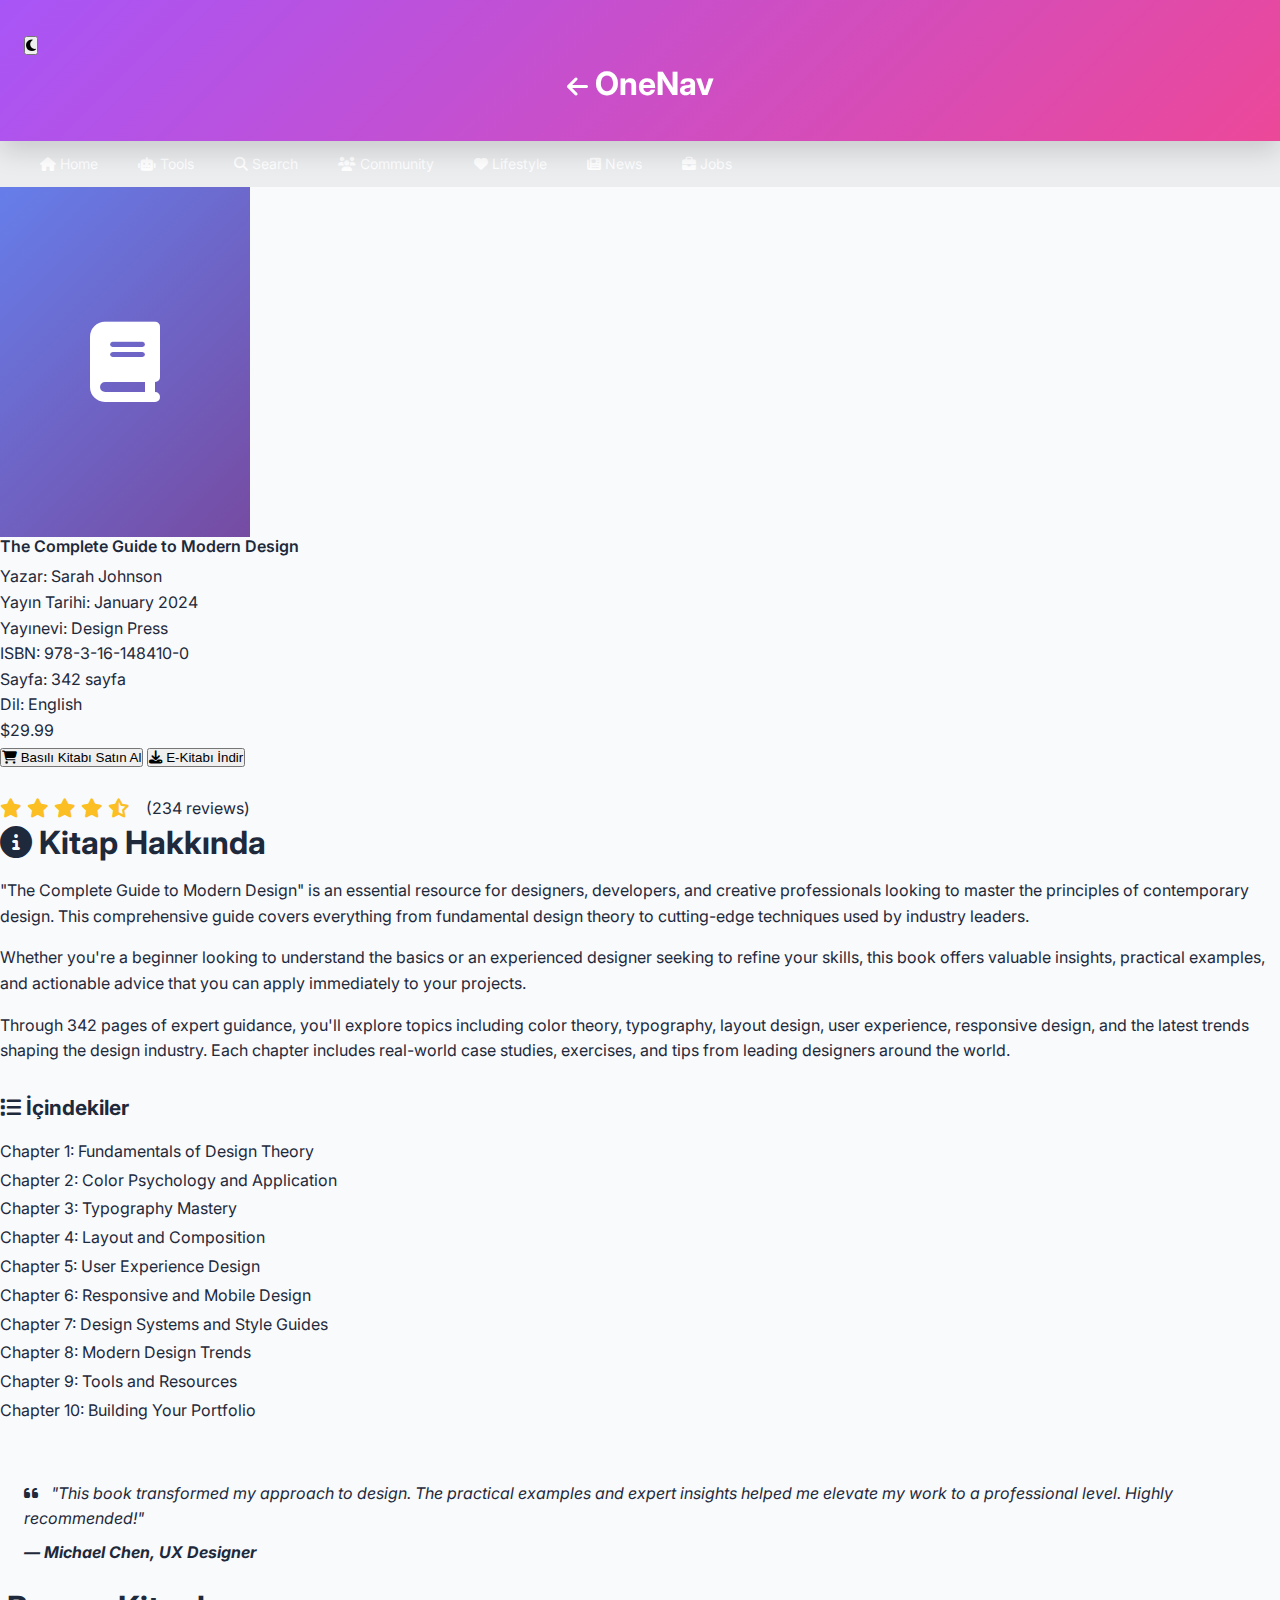
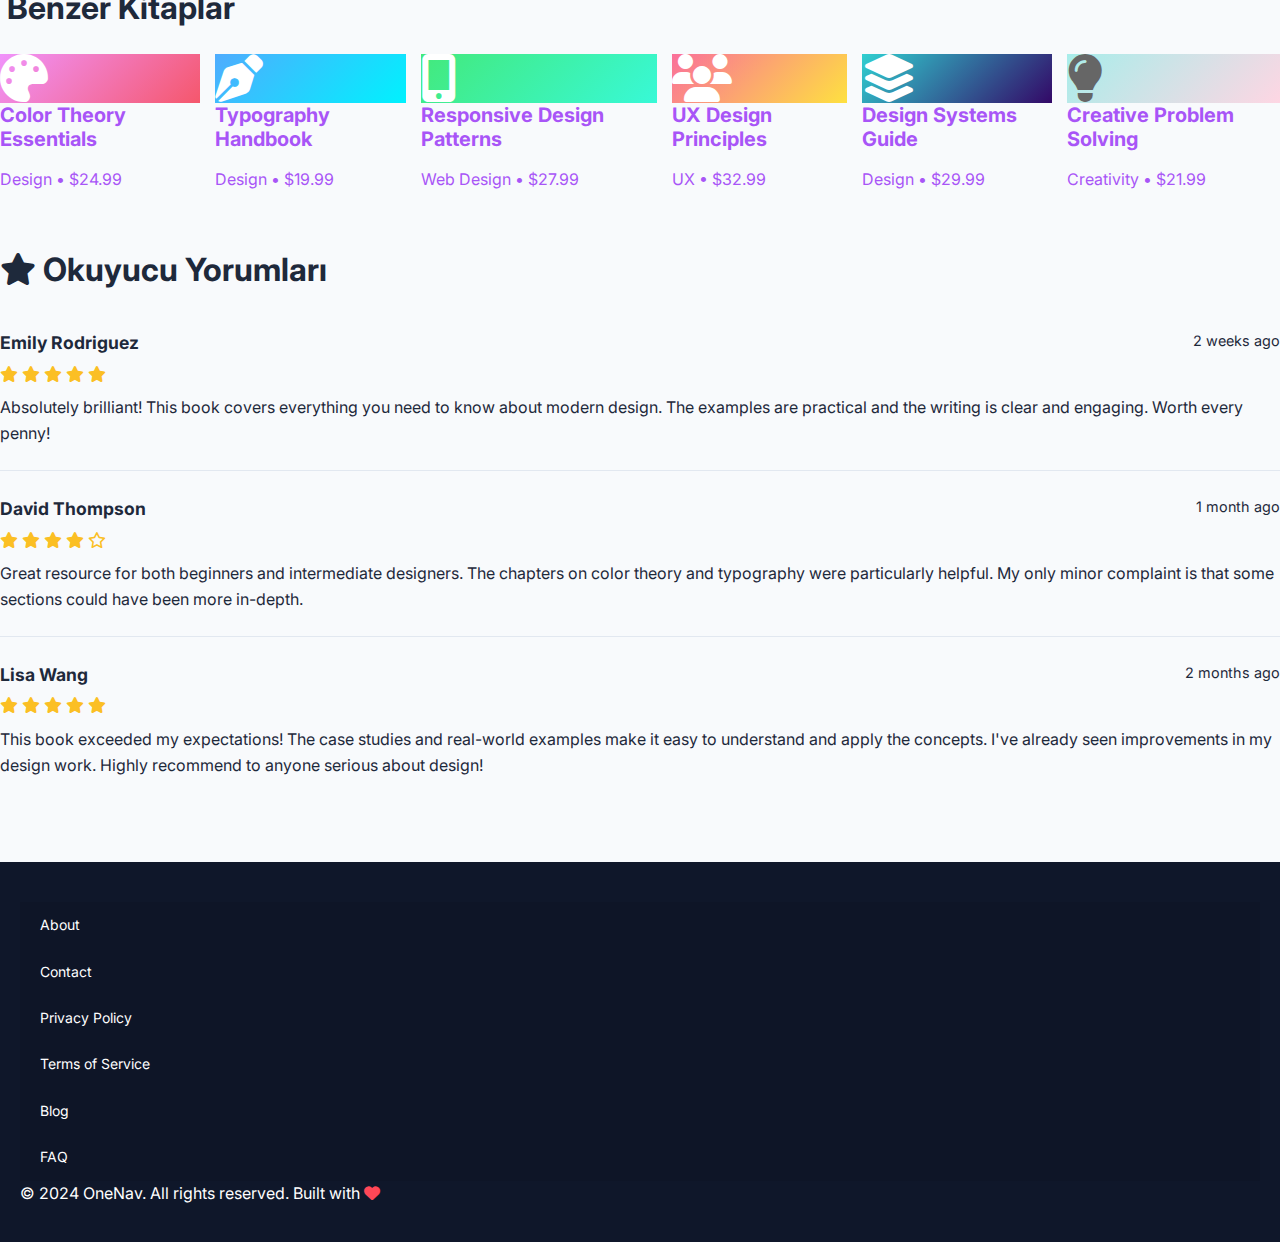
<file: ebook.html>
<!DOCTYPE html>
<html lang="tr">
<head>
    <meta charset="UTF-8">
    <meta name="viewport" content="width=device-width, initial-scale=1.0">
    <title>The Design Book - E-Kitap - OneNav</title>

    <!-- Google Fonts -->
    <link rel="preconnect" href="https://fonts.googleapis.com">
    <link rel="preconnect" href="https://fonts.gstatic.com" crossorigin>
    <link href="https://fonts.googleapis.com/css2?family=Inter:wght@300;400;500;600;700;800&family=Noto+Sans+SC:wght@300;400;500;700&display=swap" rel="stylesheet">

    <!-- Font Awesome -->
    <link rel="stylesheet" href="https://cdnjs.cloudflare.com/ajax/libs/font-awesome/6.4.0/css/all.min.css">

    <!-- Custom Stylesheet -->
    <link rel="stylesheet" href="style.css">
</head>
<body>

    <!-- ==================== SIMPLE HEADER ==================== -->
    <header class="header-gradient" style="padding: 2rem 1.5rem;">
        <button class="dark-mode-toggle" id="darkModeToggle" aria-label="Toggle Dark Mode">
            <i class="fas fa-moon"></i>
        </button>
        <div class="header-container">
            <div style="text-align: center;">
                <a href="index.html" style="color: white; font-size: 2rem; font-weight: 700;">
                    <i class="fas fa-arrow-left" style="font-size: 1.5rem;"></i> OneNav
                </a>
            </div>
        </div>
    </header>

    <!-- ==================== NAVIGATION MENU ==================== -->
    <nav class="main-nav">
        <div class="nav-container">
            <ul class="nav-menu">
                <li><a href="index.html"><i class="fas fa-home"></i> Home</a></li>
                <li><a href="tools.html"><i class="fas fa-robot"></i> Tools</a></li>
                <li><a href="#"><i class="fas fa-search"></i> Search</a></li>
                <li><a href="blog.html"><i class="fas fa-users"></i> Community</a></li>
                <li><a href="#"><i class="fas fa-heart"></i> Lifestyle</a></li>
                <li><a href="blog.html"><i class="fas fa-newspaper"></i> News</a></li>
                <li><a href="#"><i class="fas fa-briefcase"></i> Jobs</a></li>
            </ul>
        </div>
    </nav>

    <!-- ==================== E-BOOK CONTAINER ==================== -->
    <div class="ebook-container">

        <!-- E-Book Header Section -->
        <div class="ebook-header">
            <!-- Book Cover -->
            <div style="background: linear-gradient(135deg, #667eea 0%, #764ba2 100%); width: 250px; height: 350px; border-radius: var(--radius-sm); display: flex; align-items: center; justify-content: center; box-shadow: var(--shadow-hover);">
                <i class="fas fa-book" style="color: white; font-size: 5rem;"></i>
            </div>

            <!-- Book Details -->
            <div class="ebook-details">
                <h1 class="ebook-title">The Complete Guide to Modern Design</h1>

                <div class="ebook-info-grid">
                    <div class="ebook-info-item">
                        <span class="ebook-info-label">Yazar:</span>
                        <span class="ebook-info-value">Sarah Johnson</span>
                    </div>
                    <div class="ebook-info-item">
                        <span class="ebook-info-label">Yayın Tarihi:</span>
                        <span class="ebook-info-value">January 2024</span>
                    </div>
                    <div class="ebook-info-item">
                        <span class="ebook-info-label">Yayınevi:</span>
                        <span class="ebook-info-value">Design Press</span>
                    </div>
                    <div class="ebook-info-item">
                        <span class="ebook-info-label">ISBN:</span>
                        <span class="ebook-info-value">978-3-16-148410-0</span>
                    </div>
                    <div class="ebook-info-item">
                        <span class="ebook-info-label">Sayfa:</span>
                        <span class="ebook-info-value">342 sayfa</span>
                    </div>
                    <div class="ebook-info-item">
                        <span class="ebook-info-label">Dil:</span>
                        <span class="ebook-info-value">English</span>
                    </div>
                </div>

                <div class="ebook-price">$29.99</div>

                <div class="ebook-buttons">
                    <button class="btn btn-primary">
                        <i class="fas fa-shopping-cart"></i>
                        Basılı Kitabı Satın Al
                    </button>
                    <button class="btn btn-secondary">
                        <i class="fas fa-download"></i>
                        E-Kitabı İndir
                    </button>
                </div>

                <div style="margin-top: 1.5rem; display: flex; gap: 1rem; align-items: center;">
                    <div style="color: #fbbf24; font-size: 1.2rem;">
                        <i class="fas fa-star"></i>
                        <i class="fas fa-star"></i>
                        <i class="fas fa-star"></i>
                        <i class="fas fa-star"></i>
                        <i class="fas fa-star-half-alt"></i>
                    </div>
                    <span style="color: var(--text-secondary);">(234 reviews)</span>
                </div>
            </div>
        </div>

        <!-- Book Description -->
        <div class="ebook-description">
            <h2>
                <i class="fas fa-info-circle"></i>
                Kitap Hakkında
            </h2>
            <p>
                "The Complete Guide to Modern Design" is an essential resource for designers, developers, and
                creative professionals looking to master the principles of contemporary design. This comprehensive
                guide covers everything from fundamental design theory to cutting-edge techniques used by industry
                leaders.
            </p>
            <p>
                Whether you're a beginner looking to understand the basics or an experienced designer seeking to
                refine your skills, this book offers valuable insights, practical examples, and actionable advice
                that you can apply immediately to your projects.
            </p>
            <p>
                Through 342 pages of expert guidance, you'll explore topics including color theory, typography,
                layout design, user experience, responsive design, and the latest trends shaping the design industry.
                Each chapter includes real-world case studies, exercises, and tips from leading designers around
                the world.
            </p>

            <h3 style="margin-top: 2rem; margin-bottom: 1rem; font-size: 1.3rem;">
                <i class="fas fa-list"></i>
                İçindekiler
            </h3>
            <ul style="line-height: 1.8; color: var(--text-secondary);">
                <li>Chapter 1: Fundamentals of Design Theory</li>
                <li>Chapter 2: Color Psychology and Application</li>
                <li>Chapter 3: Typography Mastery</li>
                <li>Chapter 4: Layout and Composition</li>
                <li>Chapter 5: User Experience Design</li>
                <li>Chapter 6: Responsive and Mobile Design</li>
                <li>Chapter 7: Design Systems and Style Guides</li>
                <li>Chapter 8: Modern Design Trends</li>
                <li>Chapter 9: Tools and Resources</li>
                <li>Chapter 10: Building Your Portfolio</li>
            </ul>

            <div style="background: var(--bg-color); padding: 1.5rem; border-radius: var(--radius-md); margin-top: 2rem; border-left: 4px solid var(--accent-color);">
                <p style="margin: 0; font-style: italic; color: var(--text-color);">
                    <i class="fas fa-quote-left" style="color: var(--accent-color); margin-right: 0.5rem;"></i>
                    "This book transformed my approach to design. The practical examples and expert insights
                    helped me elevate my work to a professional level. Highly recommended!"
                    <br>
                    <strong style="margin-top: 0.5rem; display: block;">— Michael Chen, UX Designer</strong>
                </p>
            </div>
        </div>

        <!-- Similar Books Section -->
        <div class="similar-books">
            <h2>
                <i class="fas fa-books"></i>
                Benzer Kitaplar
            </h2>

            <div class="horizontal-scroll">
                <!-- Similar Book 1 -->
                <a href="ebook.html" class="book-card">
                    <div class="book-cover" style="background: linear-gradient(135deg, #f093fb 0%, #f5576c 100%);">
                        <i class="fas fa-palette" style="color: white; font-size: 3rem;"></i>
                    </div>
                    <h4 class="book-title">Color Theory Essentials</h4>
                    <p class="book-meta">Design • $24.99</p>
                </a>

                <!-- Similar Book 2 -->
                <a href="ebook.html" class="book-card">
                    <div class="book-cover" style="background: linear-gradient(135deg, #4facfe 0%, #00f2fe 100%);">
                        <i class="fas fa-pen-nib" style="color: white; font-size: 3rem;"></i>
                    </div>
                    <h4 class="book-title">Typography Handbook</h4>
                    <p class="book-meta">Design • $19.99</p>
                </a>

                <!-- Similar Book 3 -->
                <a href="ebook.html" class="book-card">
                    <div class="book-cover" style="background: linear-gradient(135deg, #43e97b 0%, #38f9d7 100%);">
                        <i class="fas fa-mobile-alt" style="color: white; font-size: 3rem;"></i>
                    </div>
                    <h4 class="book-title">Responsive Design Patterns</h4>
                    <p class="book-meta">Web Design • $27.99</p>
                </a>

                <!-- Similar Book 4 -->
                <a href="ebook.html" class="book-card">
                    <div class="book-cover" style="background: linear-gradient(135deg, #fa709a 0%, #fee140 100%);">
                        <i class="fas fa-users" style="color: white; font-size: 3rem;"></i>
                    </div>
                    <h4 class="book-title">UX Design Principles</h4>
                    <p class="book-meta">UX • $32.99</p>
                </a>

                <!-- Similar Book 5 -->
                <a href="ebook.html" class="book-card">
                    <div class="book-cover" style="background: linear-gradient(135deg, #30cfd0 0%, #330867 100%);">
                        <i class="fas fa-layer-group" style="color: white; font-size: 3rem;"></i>
                    </div>
                    <h4 class="book-title">Design Systems Guide</h4>
                    <p class="book-meta">Design • $29.99</p>
                </a>

                <!-- Similar Book 6 -->
                <a href="ebook.html" class="book-card">
                    <div class="book-cover" style="background: linear-gradient(135deg, #a8edea 0%, #fed6e3 100%);">
                        <i class="fas fa-lightbulb" style="color: #666; font-size: 3rem;"></i>
                    </div>
                    <h4 class="book-title">Creative Problem Solving</h4>
                    <p class="book-meta">Creativity • $21.99</p>
                </a>
            </div>
        </div>

        <!-- Reviews Section -->
        <div class="ebook-description" style="margin-top: 2rem;">
            <h2>
                <i class="fas fa-star"></i>
                Okuyucu Yorumları
            </h2>

            <!-- Review 1 -->
            <div style="padding: 1.5rem 0; border-bottom: 1px solid var(--border-color);">
                <div style="display: flex; justify-content: space-between; align-items: flex-start; margin-bottom: 0.5rem;">
                    <div>
                        <strong style="font-size: 1.1rem;">Emily Rodriguez</strong>
                        <div style="color: #fbbf24; margin-top: 0.25rem;">
                            <i class="fas fa-star"></i>
                            <i class="fas fa-star"></i>
                            <i class="fas fa-star"></i>
                            <i class="fas fa-star"></i>
                            <i class="fas fa-star"></i>
                        </div>
                    </div>
                    <span style="color: var(--text-secondary); font-size: 0.9rem;">2 weeks ago</span>
                </div>
                <p style="color: var(--text-secondary); line-height: 1.6; margin: 0;">
                    Absolutely brilliant! This book covers everything you need to know about modern design.
                    The examples are practical and the writing is clear and engaging. Worth every penny!
                </p>
            </div>

            <!-- Review 2 -->
            <div style="padding: 1.5rem 0; border-bottom: 1px solid var(--border-color);">
                <div style="display: flex; justify-content: space-between; align-items: flex-start; margin-bottom: 0.5rem;">
                    <div>
                        <strong style="font-size: 1.1rem;">David Thompson</strong>
                        <div style="color: #fbbf24; margin-top: 0.25rem;">
                            <i class="fas fa-star"></i>
                            <i class="fas fa-star"></i>
                            <i class="fas fa-star"></i>
                            <i class="fas fa-star"></i>
                            <i class="far fa-star"></i>
                        </div>
                    </div>
                    <span style="color: var(--text-secondary); font-size: 0.9rem;">1 month ago</span>
                </div>
                <p style="color: var(--text-secondary); line-height: 1.6; margin: 0;">
                    Great resource for both beginners and intermediate designers. The chapters on color theory
                    and typography were particularly helpful. My only minor complaint is that some sections
                    could have been more in-depth.
                </p>
            </div>

            <!-- Review 3 -->
            <div style="padding: 1.5rem 0;">
                <div style="display: flex; justify-content: space-between; align-items: flex-start; margin-bottom: 0.5rem;">
                    <div>
                        <strong style="font-size: 1.1rem;">Lisa Wang</strong>
                        <div style="color: #fbbf24; margin-top: 0.25rem;">
                            <i class="fas fa-star"></i>
                            <i class="fas fa-star"></i>
                            <i class="fas fa-star"></i>
                            <i class="fas fa-star"></i>
                            <i class="fas fa-star"></i>
                        </div>
                    </div>
                    <span style="color: var(--text-secondary); font-size: 0.9rem;">2 months ago</span>
                </div>
                <p style="color: var(--text-secondary); line-height: 1.6; margin: 0;">
                    This book exceeded my expectations! The case studies and real-world examples make it easy
                    to understand and apply the concepts. I've already seen improvements in my design work.
                    Highly recommend to anyone serious about design!
                </p>
            </div>
        </div>

    </div>

    <!-- ==================== FOOTER ==================== -->
    <footer class="footer">
        <div class="footer-container">
            <nav class="footer-nav">
                <a href="#">About</a>
                <a href="#">Contact</a>
                <a href="#">Privacy Policy</a>
                <a href="#">Terms of Service</a>
                <a href="blog.html">Blog</a>
                <a href="#">FAQ</a>
            </nav>
            <p class="footer-copyright">
                &copy; 2024 OneNav. All rights reserved. Built with <i class="fas fa-heart" style="color: #ff4757;"></i>
            </p>
        </div>
    </footer>

    <!-- JavaScript -->
    <script src="script.js"></script>

</body>
</html>
</file>
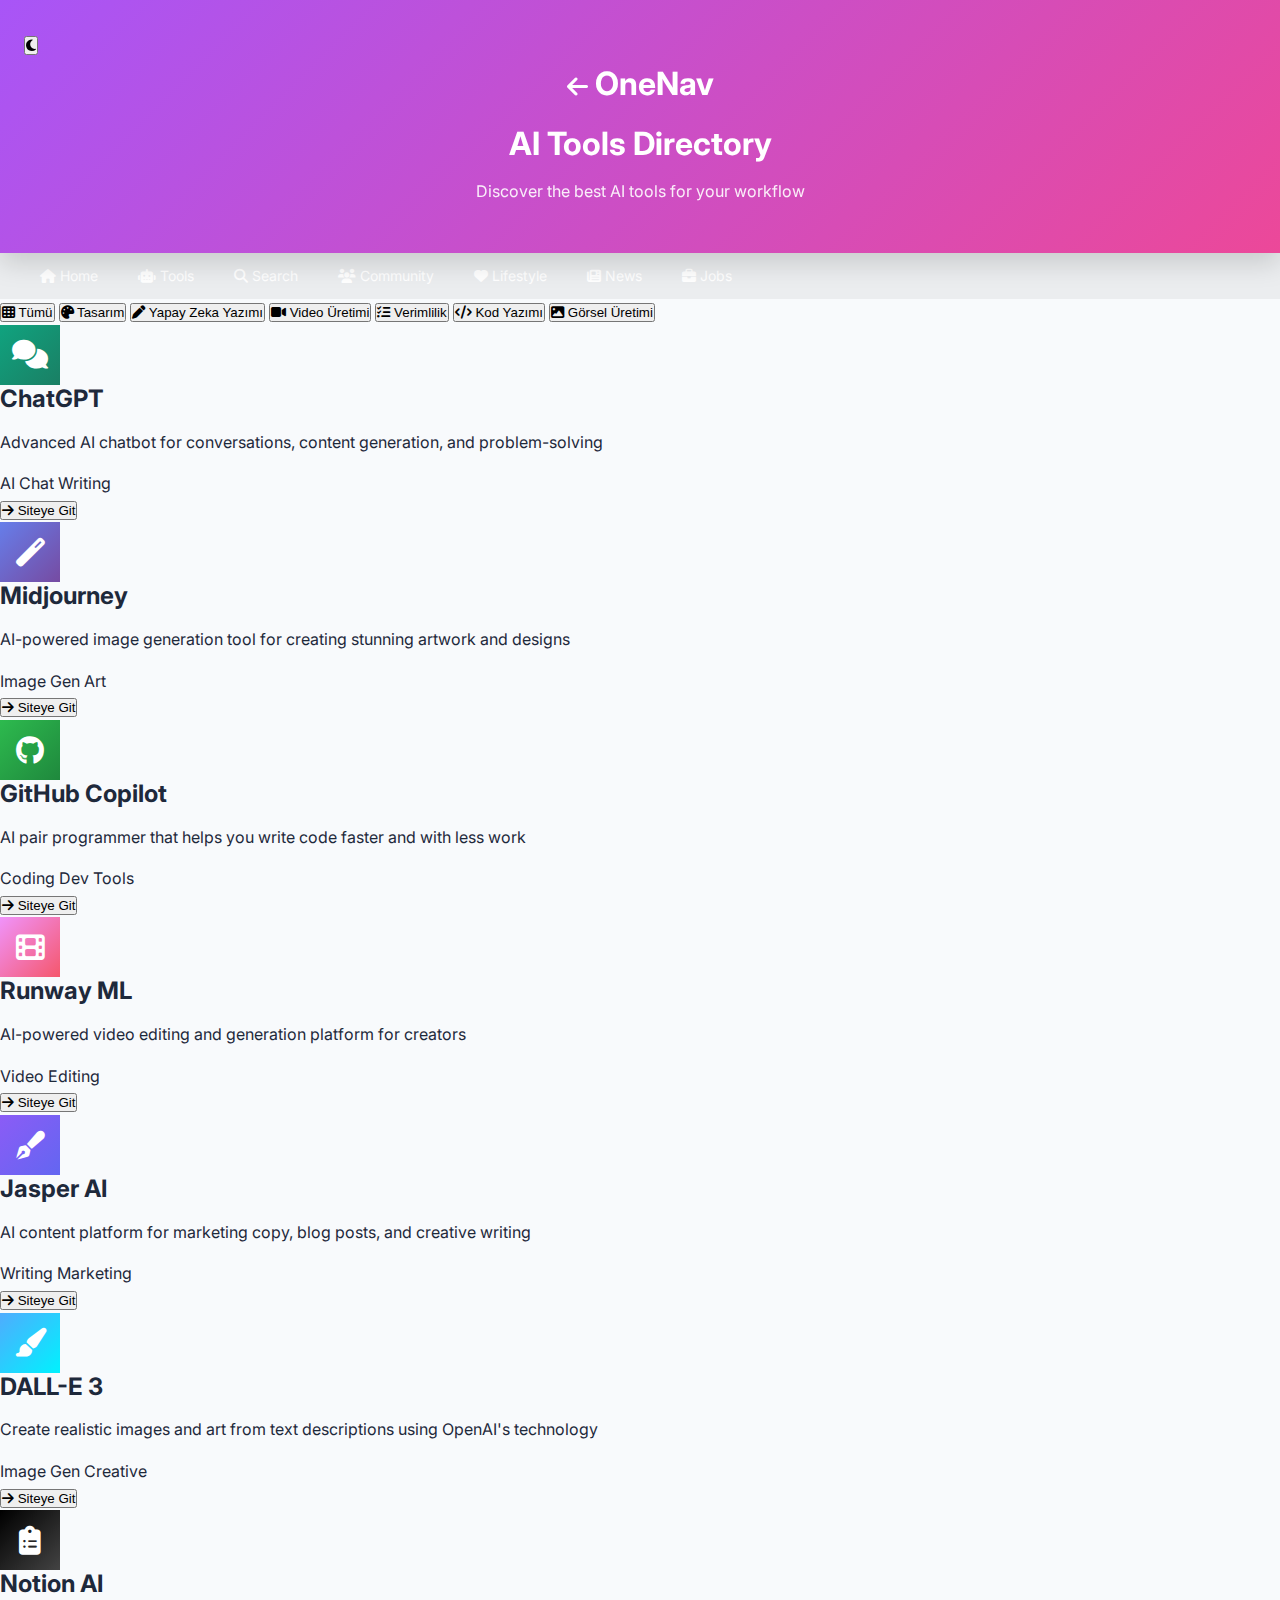
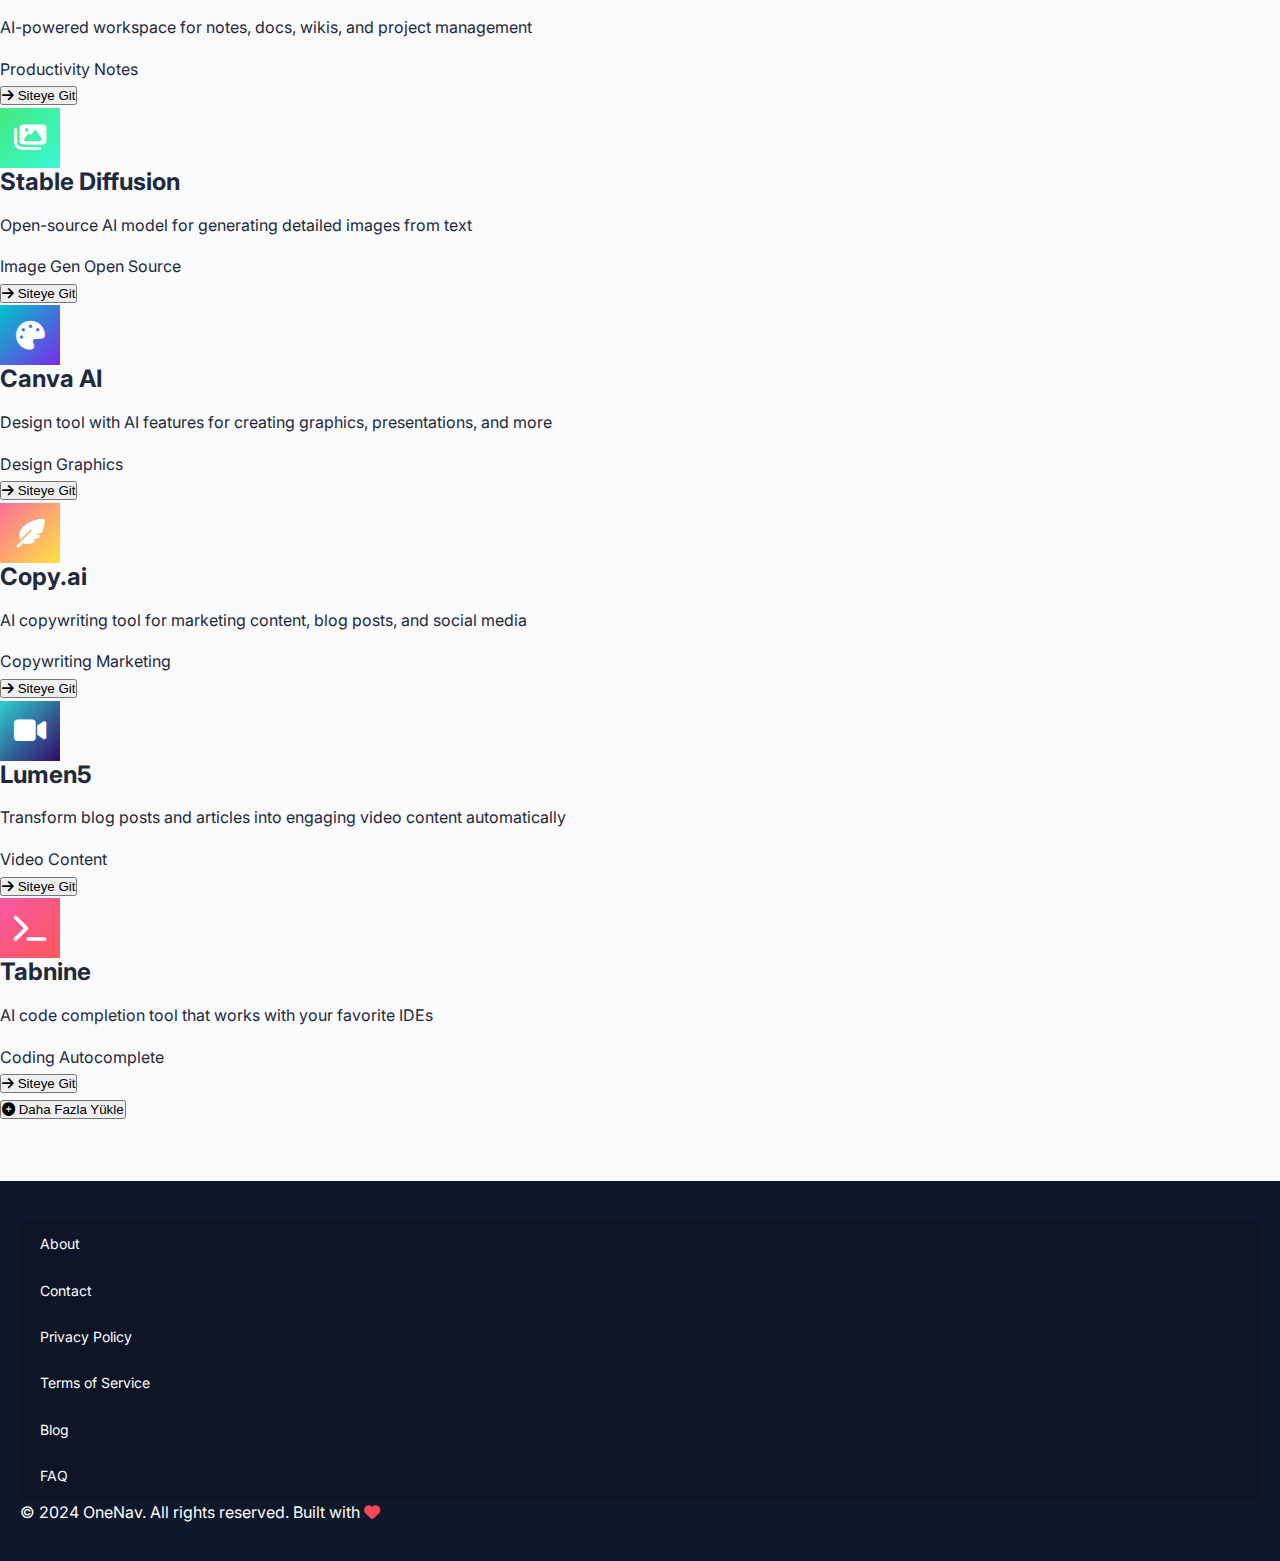
<file: tools.html>
<!DOCTYPE html>
<html lang="tr">
<head>
    <meta charset="UTF-8">
    <meta name="viewport" content="width=device-width, initial-scale=1.0">
    <title>AI Tools Directory - OneNav</title>

    <!-- Google Fonts -->
    <link rel="preconnect" href="https://fonts.googleapis.com">
    <link rel="preconnect" href="https://fonts.gstatic.com" crossorigin>
    <link href="https://fonts.googleapis.com/css2?family=Inter:wght@300;400;500;600;700;800&family=Noto+Sans+SC:wght@300;400;500;700&display=swap" rel="stylesheet">

    <!-- Font Awesome -->
    <link rel="stylesheet" href="https://cdnjs.cloudflare.com/ajax/libs/font-awesome/6.4.0/css/all.min.css">

    <!-- Custom Stylesheet -->
    <link rel="stylesheet" href="style.css">
</head>
<body>

    <!-- ==================== SIMPLE HEADER ==================== -->
    <header class="header-gradient" style="padding: 2rem 1.5rem;">
        <button class="dark-mode-toggle" id="darkModeToggle" aria-label="Toggle Dark Mode">
            <i class="fas fa-moon"></i>
        </button>
        <div class="header-container">
            <div style="text-align: center;">
                <a href="index.html" style="color: white; font-size: 2rem; font-weight: 700;">
                    <i class="fas fa-arrow-left" style="font-size: 1.5rem;"></i> OneNav
                </a>
                <h1 style="color: white; margin-top: 1rem; font-size: 2rem;">AI Tools Directory</h1>
                <p style="color: rgba(255,255,255,0.9); margin-top: 0.5rem;">Discover the best AI tools for your workflow</p>
            </div>
        </div>
    </header>

    <!-- ==================== NAVIGATION MENU ==================== -->
    <nav class="main-nav">
        <div class="nav-container">
            <ul class="nav-menu">
                <li><a href="index.html"><i class="fas fa-home"></i> Home</a></li>
                <li><a href="tools.html" class="active"><i class="fas fa-robot"></i> Tools</a></li>
                <li><a href="#"><i class="fas fa-search"></i> Search</a></li>
                <li><a href="blog.html"><i class="fas fa-users"></i> Community</a></li>
                <li><a href="#"><i class="fas fa-heart"></i> Lifestyle</a></li>
                <li><a href="blog.html"><i class="fas fa-newspaper"></i> News</a></li>
                <li><a href="#"><i class="fas fa-briefcase"></i> Jobs</a></li>
            </ul>
        </div>
    </nav>

    <!-- ==================== TOOLS CONTAINER ==================== -->
    <div class="tools-container">

        <!-- Category Filters -->
        <div class="category-filters">
            <button class="category-filter active" data-category="all">
                <i class="fas fa-th"></i> Tümü
            </button>
            <button class="category-filter" data-category="design">
                <i class="fas fa-palette"></i> Tasarım
            </button>
            <button class="category-filter" data-category="writing">
                <i class="fas fa-pen"></i> Yapay Zeka Yazımı
            </button>
            <button class="category-filter" data-category="video">
                <i class="fas fa-video"></i> Video Üretimi
            </button>
            <button class="category-filter" data-category="productivity">
                <i class="fas fa-tasks"></i> Verimlilik
            </button>
            <button class="category-filter" data-category="code">
                <i class="fas fa-code"></i> Kod Yazımı
            </button>
            <button class="category-filter" data-category="image">
                <i class="fas fa-image"></i> Görsel Üretimi
            </button>
        </div>

        <!-- Tools Grid -->
        <div class="tools-grid">

            <!-- Tool Card 1 - ChatGPT -->
            <div class="tool-card" data-category="writing productivity">
                <div class="tool-card-header">
                    <div style="width: 60px; height: 60px; border-radius: var(--radius-sm); background: linear-gradient(135deg, #10a37f, #1a7f64); display: flex; align-items: center; justify-content: center; flex-shrink: 0;">
                        <i class="fas fa-comments" style="color: white; font-size: 1.8rem;"></i>
                    </div>
                    <div style="flex: 1;">
                        <h3 class="tool-card-title">ChatGPT</h3>
                        <p class="tool-card-desc">Advanced AI chatbot for conversations, content generation, and problem-solving</p>
                    </div>
                </div>
                <div class="tool-card-footer">
                    <div class="tool-tags">
                        <span class="tool-tag">AI Chat</span>
                        <span class="tool-tag">Writing</span>
                    </div>
                    <button class="tool-visit-btn">
                        <i class="fas fa-arrow-right"></i> Siteye Git
                    </button>
                </div>
            </div>

            <!-- Tool Card 2 - Midjourney -->
            <div class="tool-card" data-category="image design">
                <div class="tool-card-header">
                    <div style="width: 60px; height: 60px; border-radius: var(--radius-sm); background: linear-gradient(135deg, #667eea, #764ba2); display: flex; align-items: center; justify-content: center; flex-shrink: 0;">
                        <i class="fas fa-magic" style="color: white; font-size: 1.8rem;"></i>
                    </div>
                    <div style="flex: 1;">
                        <h3 class="tool-card-title">Midjourney</h3>
                        <p class="tool-card-desc">AI-powered image generation tool for creating stunning artwork and designs</p>
                    </div>
                </div>
                <div class="tool-card-footer">
                    <div class="tool-tags">
                        <span class="tool-tag">Image Gen</span>
                        <span class="tool-tag">Art</span>
                    </div>
                    <button class="tool-visit-btn">
                        <i class="fas fa-arrow-right"></i> Siteye Git
                    </button>
                </div>
            </div>

            <!-- Tool Card 3 - GitHub Copilot -->
            <div class="tool-card" data-category="code productivity">
                <div class="tool-card-header">
                    <div style="width: 60px; height: 60px; border-radius: var(--radius-sm); background: linear-gradient(135deg, #2dba4e, #1f883d); display: flex; align-items: center; justify-content: center; flex-shrink: 0;">
                        <i class="fab fa-github" style="color: white; font-size: 1.8rem;"></i>
                    </div>
                    <div style="flex: 1;">
                        <h3 class="tool-card-title">GitHub Copilot</h3>
                        <p class="tool-card-desc">AI pair programmer that helps you write code faster and with less work</p>
                    </div>
                </div>
                <div class="tool-card-footer">
                    <div class="tool-tags">
                        <span class="tool-tag">Coding</span>
                        <span class="tool-tag">Dev Tools</span>
                    </div>
                    <button class="tool-visit-btn">
                        <i class="fas fa-arrow-right"></i> Siteye Git
                    </button>
                </div>
            </div>

            <!-- Tool Card 4 - Runway ML -->
            <div class="tool-card" data-category="video image">
                <div class="tool-card-header">
                    <div style="width: 60px; height: 60px; border-radius: var(--radius-sm); background: linear-gradient(135deg, #f093fb, #f5576c); display: flex; align-items: center; justify-content: center; flex-shrink: 0;">
                        <i class="fas fa-film" style="color: white; font-size: 1.8rem;"></i>
                    </div>
                    <div style="flex: 1;">
                        <h3 class="tool-card-title">Runway ML</h3>
                        <p class="tool-card-desc">AI-powered video editing and generation platform for creators</p>
                    </div>
                </div>
                <div class="tool-card-footer">
                    <div class="tool-tags">
                        <span class="tool-tag">Video</span>
                        <span class="tool-tag">Editing</span>
                    </div>
                    <button class="tool-visit-btn">
                        <i class="fas fa-arrow-right"></i> Siteye Git
                    </button>
                </div>
            </div>

            <!-- Tool Card 5 - Jasper AI -->
            <div class="tool-card" data-category="writing productivity">
                <div class="tool-card-header">
                    <div style="width: 60px; height: 60px; border-radius: var(--radius-sm); background: linear-gradient(135deg, #8b5cf6, #6366f1); display: flex; align-items: center; justify-content: center; flex-shrink: 0;">
                        <i class="fas fa-pen-fancy" style="color: white; font-size: 1.8rem;"></i>
                    </div>
                    <div style="flex: 1;">
                        <h3 class="tool-card-title">Jasper AI</h3>
                        <p class="tool-card-desc">AI content platform for marketing copy, blog posts, and creative writing</p>
                    </div>
                </div>
                <div class="tool-card-footer">
                    <div class="tool-tags">
                        <span class="tool-tag">Writing</span>
                        <span class="tool-tag">Marketing</span>
                    </div>
                    <button class="tool-visit-btn">
                        <i class="fas fa-arrow-right"></i> Siteye Git
                    </button>
                </div>
            </div>

            <!-- Tool Card 6 - DALL-E -->
            <div class="tool-card" data-category="image design">
                <div class="tool-card-header">
                    <div style="width: 60px; height: 60px; border-radius: var(--radius-sm); background: linear-gradient(135deg, #4facfe, #00f2fe); display: flex; align-items: center; justify-content: center; flex-shrink: 0;">
                        <i class="fas fa-paint-brush" style="color: white; font-size: 1.8rem;"></i>
                    </div>
                    <div style="flex: 1;">
                        <h3 class="tool-card-title">DALL-E 3</h3>
                        <p class="tool-card-desc">Create realistic images and art from text descriptions using OpenAI's technology</p>
                    </div>
                </div>
                <div class="tool-card-footer">
                    <div class="tool-tags">
                        <span class="tool-tag">Image Gen</span>
                        <span class="tool-tag">Creative</span>
                    </div>
                    <button class="tool-visit-btn">
                        <i class="fas fa-arrow-right"></i> Siteye Git
                    </button>
                </div>
            </div>

            <!-- Tool Card 7 - Notion AI -->
            <div class="tool-card" data-category="productivity writing">
                <div class="tool-card-header">
                    <div style="width: 60px; height: 60px; border-radius: var(--radius-sm); background: linear-gradient(135deg, #000000, #434343); display: flex; align-items: center; justify-content: center; flex-shrink: 0;">
                        <i class="fas fa-clipboard-list" style="color: white; font-size: 1.8rem;"></i>
                    </div>
                    <div style="flex: 1;">
                        <h3 class="tool-card-title">Notion AI</h3>
                        <p class="tool-card-desc">AI-powered workspace for notes, docs, wikis, and project management</p>
                    </div>
                </div>
                <div class="tool-card-footer">
                    <div class="tool-tags">
                        <span class="tool-tag">Productivity</span>
                        <span class="tool-tag">Notes</span>
                    </div>
                    <button class="tool-visit-btn">
                        <i class="fas fa-arrow-right"></i> Siteye Git
                    </button>
                </div>
            </div>

            <!-- Tool Card 8 - Stable Diffusion -->
            <div class="tool-card" data-category="image design">
                <div class="tool-card-header">
                    <div style="width: 60px; height: 60px; border-radius: var(--radius-sm); background: linear-gradient(135deg, #43e97b, #38f9d7); display: flex; align-items: center; justify-content: center; flex-shrink: 0;">
                        <i class="fas fa-images" style="color: white; font-size: 1.8rem;"></i>
                    </div>
                    <div style="flex: 1;">
                        <h3 class="tool-card-title">Stable Diffusion</h3>
                        <p class="tool-card-desc">Open-source AI model for generating detailed images from text</p>
                    </div>
                </div>
                <div class="tool-card-footer">
                    <div class="tool-tags">
                        <span class="tool-tag">Image Gen</span>
                        <span class="tool-tag">Open Source</span>
                    </div>
                    <button class="tool-visit-btn">
                        <i class="fas fa-arrow-right"></i> Siteye Git
                    </button>
                </div>
            </div>

            <!-- Tool Card 9 - Canva AI -->
            <div class="tool-card" data-category="design image">
                <div class="tool-card-header">
                    <div style="width: 60px; height: 60px; border-radius: var(--radius-sm); background: linear-gradient(135deg, #00c4cc, #7c2ae8); display: flex; align-items: center; justify-content: center; flex-shrink: 0;">
                        <i class="fas fa-palette" style="color: white; font-size: 1.8rem;"></i>
                    </div>
                    <div style="flex: 1;">
                        <h3 class="tool-card-title">Canva AI</h3>
                        <p class="tool-card-desc">Design tool with AI features for creating graphics, presentations, and more</p>
                    </div>
                </div>
                <div class="tool-card-footer">
                    <div class="tool-tags">
                        <span class="tool-tag">Design</span>
                        <span class="tool-tag">Graphics</span>
                    </div>
                    <button class="tool-visit-btn">
                        <i class="fas fa-arrow-right"></i> Siteye Git
                    </button>
                </div>
            </div>

            <!-- Tool Card 10 - Copy.ai -->
            <div class="tool-card" data-category="writing productivity">
                <div class="tool-card-header">
                    <div style="width: 60px; height: 60px; border-radius: var(--radius-sm); background: linear-gradient(135deg, #fa709a, #fee140); display: flex; align-items: center; justify-content: center; flex-shrink: 0;">
                        <i class="fas fa-feather-alt" style="color: white; font-size: 1.8rem;"></i>
                    </div>
                    <div style="flex: 1;">
                        <h3 class="tool-card-title">Copy.ai</h3>
                        <p class="tool-card-desc">AI copywriting tool for marketing content, blog posts, and social media</p>
                    </div>
                </div>
                <div class="tool-card-footer">
                    <div class="tool-tags">
                        <span class="tool-tag">Copywriting</span>
                        <span class="tool-tag">Marketing</span>
                    </div>
                    <button class="tool-visit-btn">
                        <i class="fas fa-arrow-right"></i> Siteye Git
                    </button>
                </div>
            </div>

            <!-- Tool Card 11 - Lumen5 -->
            <div class="tool-card" data-category="video">
                <div class="tool-card-header">
                    <div style="width: 60px; height: 60px; border-radius: var(--radius-sm); background: linear-gradient(135deg, #30cfd0, #330867); display: flex; align-items: center; justify-content: center; flex-shrink: 0;">
                        <i class="fas fa-video" style="color: white; font-size: 1.8rem;"></i>
                    </div>
                    <div style="flex: 1;">
                        <h3 class="tool-card-title">Lumen5</h3>
                        <p class="tool-card-desc">Transform blog posts and articles into engaging video content automatically</p>
                    </div>
                </div>
                <div class="tool-card-footer">
                    <div class="tool-tags">
                        <span class="tool-tag">Video</span>
                        <span class="tool-tag">Content</span>
                    </div>
                    <button class="tool-visit-btn">
                        <i class="fas fa-arrow-right"></i> Siteye Git
                    </button>
                </div>
            </div>

            <!-- Tool Card 12 - Tabnine -->
            <div class="tool-card" data-category="code productivity">
                <div class="tool-card-header">
                    <div style="width: 60px; height: 60px; border-radius: var(--radius-sm); background: linear-gradient(135deg, #f857a6, #ff5858); display: flex; align-items: center; justify-content: center; flex-shrink: 0;">
                        <i class="fas fa-terminal" style="color: white; font-size: 1.8rem;"></i>
                    </div>
                    <div style="flex: 1;">
                        <h3 class="tool-card-title">Tabnine</h3>
                        <p class="tool-card-desc">AI code completion tool that works with your favorite IDEs</p>
                    </div>
                </div>
                <div class="tool-card-footer">
                    <div class="tool-tags">
                        <span class="tool-tag">Coding</span>
                        <span class="tool-tag">Autocomplete</span>
                    </div>
                    <button class="tool-visit-btn">
                        <i class="fas fa-arrow-right"></i> Siteye Git
                    </button>
                </div>
            </div>

        </div>

        <!-- Load More Button -->
        <div class="load-more-container">
            <button class="load-more-btn">
                <i class="fas fa-plus-circle"></i> Daha Fazla Yükle
            </button>
        </div>

    </div>

    <!-- ==================== FOOTER ==================== -->
    <footer class="footer">
        <div class="footer-container">
            <nav class="footer-nav">
                <a href="#">About</a>
                <a href="#">Contact</a>
                <a href="#">Privacy Policy</a>
                <a href="#">Terms of Service</a>
                <a href="blog.html">Blog</a>
                <a href="#">FAQ</a>
            </nav>
            <p class="footer-copyright">
                &copy; 2024 OneNav. All rights reserved. Built with <i class="fas fa-heart" style="color: #ff4757;"></i>
            </p>
        </div>
    </footer>

    <!-- JavaScript -->
    <script src="script.js"></script>

</body>
</html>
</file>
<file: style.css>
/*
Theme Name: OneNav - Navigation Portal
Theme URI: https://onenav.local
Author: OneNav Team
Author URI: https://onenav.local
Description: Modern navigation portal with news, apps, e-books, galleries, and AI tools
Version: 1.0.0
License: GPL v2 or later
License URI: https://www.gnu.org/licenses/gpl-2.0.html
Text Domain: onenav
Domain Path: /languages
*/

/* ============================================
   FONTS IMPORT
   ============================================ */
@import url('https://fonts.googleapis.com/css2?family=Inter:wght@300;400;500;600;700;800&family=Noto+Sans:wght@300;400;500;600;700;800&display=swap');
@import url('https://cdnjs.cloudflare.com/ajax/libs/font-awesome/6.4.0/css/all.min.css');

/* ============================================
   GLOBAL STYLES
   ============================================ */

* {
    margin: 0;
    padding: 0;
    box-sizing: border-box;
}

:root {
    --primary-color: #a855f7;
    --secondary-color: #ec4899;
    --dark-bg: #0f172a;
    --light-bg: #f8fafc;
    --text-dark: #1e293b;
    --text-light: #64748b;
    --border-color: #e2e8f0;
    --success: #10b981;
    --warning: #f59e0b;
    --danger: #ef4444;
    --radius: 12px;
    --shadow: 0 4px 6px rgba(0, 0, 0, 0.1);
    --shadow-lg: 0 10px 25px rgba(0, 0, 0, 0.15);
}

html {
    scroll-behavior: smooth;
}

body {
    font-family: 'Inter', 'Noto Sans', -apple-system, BlinkMacSystemFont, 'Segoe UI', Roboto, sans-serif;
    font-size: 16px;
    line-height: 1.6;
    color: var(--text-dark);
    background-color: var(--light-bg);
    overflow-x: hidden;
}

/* ============================================
   TYPOGRAPHY
   ============================================ */

h1, h2, h3, h4, h5, h6 {
    font-weight: 700;
    line-height: 1.2;
    margin-bottom: 1rem;
}

h1 {
    font-size: 2.5rem;
}

h2 {
    font-size: 2rem;
}

h3 {
    font-size: 1.5rem;
}

h4 {
    font-size: 1.25rem;
}

p {
    margin-bottom: 1rem;
}

a {
    color: var(--primary-color);
    text-decoration: none;
    transition: color 0.3s ease;
}

a:hover {
    color: var(--secondary-color);
}

/* ============================================
   HEADER & NAVIGATION
   ============================================ */

header {
    background: linear-gradient(135deg, var(--primary-color) 0%, var(--secondary-color) 100%);
    color: white;
    padding: 0;
    box-shadow: var(--shadow-lg);
    position: sticky;
    top: 0;
    z-index: 1000;
}

.trending-bar {
    background-color: rgba(0, 0, 0, 0.1);
    padding: 12px 20px;
    font-size: 13px;
    overflow-x: auto;
    white-space: nowrap;
    border-bottom: 1px solid rgba(255, 255, 255, 0.1);
}

.trending-bar::-webkit-scrollbar {
    height: 4px;
}

.trending-bar::-webkit-scrollbar-track {
    background: rgba(255, 255, 255, 0.1);
}

.trending-bar::-webkit-scrollbar-thumb {
    background: rgba(255, 255, 255, 0.3);
    border-radius: 2px;
}

.trending-item {
    display: inline-block;
    margin-right: 20px;
    padding-right: 20px;
    border-right: 1px solid rgba(255, 255, 255, 0.2);
}

.trending-item:last-child {
    border-right: none;
}

.trending-badge {
    display: inline-block;
    background-color: rgba(255, 255, 255, 0.2);
    padding: 2px 8px;
    border-radius: 4px;
    margin-right: 6px;
}

.header-main {
    display: flex;
    align-items: center;
    justify-content: space-between;
    padding: 15px 20px;
    flex-wrap: wrap;
    gap: 15px;
}

.logo {
    display: flex;
    align-items: center;
    gap: 10px;
    font-size: 1.5rem;
    font-weight: 700;
    color: white;
}

.logo img {
    height: 40px;
    width: auto;
}

.search-wrapper {
    flex: 1;
    max-width: 400px;
    position: relative;
}

.search-input {
    width: 100%;
    padding: 10px 40px 10px 15px;
    border: none;
    border-radius: var(--radius);
    font-size: 14px;
    background-color: white;
    color: var(--text-dark);
}

.search-input::placeholder {
    color: var(--text-light);
}

.search-button {
    position: absolute;
    right: 8px;
    top: 50%;
    transform: translateY(-50%);
    background: none;
    border: none;
    color: var(--text-dark);
    cursor: pointer;
    font-size: 18px;
}

.header-actions {
    display: flex;
    align-items: center;
    gap: 15px;
}

.filter-btn, .settings-btn {
    background-color: rgba(255, 255, 255, 0.2);
    color: white;
    border: 1px solid rgba(255, 255, 255, 0.3);
    padding: 8px 15px;
    border-radius: 6px;
    cursor: pointer;
    font-size: 14px;
    transition: all 0.3s ease;
}

.filter-btn:hover, .settings-btn:hover {
    background-color: rgba(255, 255, 255, 0.3);
}

/* ============================================
   NAVIGATION MENU
   ============================================ */

nav {
    background-color: rgba(0, 0, 0, 0.05);
    padding: 0;
}

nav ul {
    list-style: none;
    display: flex;
    flex-wrap: wrap;
    margin: 0;
    padding: 0 20px;
}

nav li {
    margin: 0;
}

nav a {
    display: block;
    padding: 12px 20px;
    color: white;
    font-size: 14px;
    transition: background-color 0.3s ease;
}

nav a:hover {
    background-color: rgba(255, 255, 255, 0.1);
    color: white;
}

/* ============================================
   MAIN CONTENT AREA
   ============================================ */

main {
    max-width: 1400px;
    margin: 0 auto;
    padding: 40px 20px;
}

.container {
    max-width: 1200px;
    margin: 0 auto;
}

.section {
    margin-bottom: 50px;
}

.section-title {
    display: flex;
    align-items: center;
    justify-content: space-between;
    margin-bottom: 30px;
    padding-bottom: 15px;
    border-bottom: 2px solid var(--primary-color);
}

.section-title h2 {
    margin: 0;
    font-size: 1.8rem;
}

.view-all {
    color: var(--primary-color);
    font-size: 14px;
    font-weight: 600;
}

/* ============================================
   FILTER TABS
   ============================================ */

.filter-tabs {
    display: flex;
    gap: 10px;
    flex-wrap: wrap;
    margin-bottom: 30px;
    padding: 20px;
    background-color: white;
    border-radius: var(--radius);
    box-shadow: var(--shadow);
}

.filter-tab {
    padding: 8px 16px;
    border: 2px solid var(--border-color);
    background-color: white;
    color: var(--text-dark);
    border-radius: 20px;
    cursor: pointer;
    font-size: 14px;
    font-weight: 500;
    transition: all 0.3s ease;
}

.filter-tab:hover,
.filter-tab.active {
    border-color: var(--primary-color);
    background-color: var(--primary-color);
    color: white;
}

/* ============================================
   GRID LAYOUTS
   ============================================ */

.sites-grid {
    display: grid;
    grid-template-columns: repeat(auto-fill, minmax(280px, 1fr));
    gap: 20px;
    margin-bottom: 30px;
}

.news-grid {
    display: grid;
    grid-template-columns: repeat(auto-fill, minmax(300px, 1fr));
    gap: 20px;
    margin-bottom: 30px;
}

.apps-grid {
    display: grid;
    grid-template-columns: repeat(auto-fill, minmax(250px, 1fr));
    gap: 20px;
    margin-bottom: 30px;
}

.gallery-grid {
    display: grid;
    grid-template-columns: repeat(auto-fill, minmax(200px, 1fr));
    gap: 15px;
    margin-bottom: 30px;
}

.horizontal-scroll {
    display: flex;
    gap: 15px;
    overflow-x: auto;
    padding: 10px 0;
    margin-bottom: 20px;
    scroll-behavior: smooth;
}

.horizontal-scroll::-webkit-scrollbar {
    height: 6px;
}

.horizontal-scroll::-webkit-scrollbar-track {
    background: var(--border-color);
    border-radius: 10px;
}

.horizontal-scroll::-webkit-scrollbar-thumb {
    background: var(--primary-color);
    border-radius: 10px;
}

/* ============================================
   CARD COMPONENTS
   ============================================ */

.site-card,
.news-card,
.app-card,
.ebook-card,
.gallery-card,
.ai-tool-card,
.marketplace-card {
    background-color: white;
    border-radius: var(--radius);
    overflow: hidden;
    box-shadow: var(--shadow);
    transition: all 0.3s ease;
    cursor: pointer;
}

.site-card:hover,
.news-card:hover,
.app-card:hover,
.ebook-card:hover,
.gallery-card:hover,
.ai-tool-card:hover,
.marketplace-card:hover {
    transform: translateY(-5px);
    box-shadow: var(--shadow-lg);
}

/* --- Site Card --- */

.site-card {
    padding: 20px;
    text-align: center;
}

.site-icon {
    width: 60px;
    height: 60px;
    margin: 0 auto 15px;
    border-radius: 12px;
    object-fit: cover;
}

.site-title {
    font-size: 16px;
    font-weight: 600;
    margin-bottom: 8px;
    color: var(--text-dark);
}

.site-category {
    font-size: 12px;
    color: var(--text-light);
    margin-bottom: 10px;
}

.site-actions {
    display: flex;
    gap: 8px;
    justify-content: center;
    margin-top: 10px;
}

.site-action-btn {
    flex: 1;
    padding: 6px;
    border: 1px solid var(--border-color);
    background-color: white;
    border-radius: 6px;
    font-size: 12px;
    cursor: pointer;
    transition: all 0.3s ease;
}

.site-action-btn:hover {
    background-color: var(--primary-color);
    color: white;
    border-color: var(--primary-color);
}

/* --- News Card --- */

.news-card {
    display: flex;
    flex-direction: column;
}

.news-image {
    width: 100%;
    height: 180px;
    object-fit: cover;
    background-color: var(--border-color);
}

.news-content {
    padding: 20px;
    flex: 1;
    display: flex;
    flex-direction: column;
}

.news-category {
    display: inline-block;
    background-color: var(--primary-color);
    color: white;
    padding: 4px 12px;
    border-radius: 20px;
    font-size: 12px;
    font-weight: 600;
    margin-bottom: 10px;
    width: fit-content;
}

.news-title {
    font-size: 16px;
    font-weight: 600;
    margin-bottom: 10px;
    color: var(--text-dark);
}

.news-excerpt {
    font-size: 14px;
    color: var(--text-light);
    margin-bottom: 10px;
    flex: 1;
}

.news-meta {
    font-size: 12px;
    color: var(--text-light);
}

/* --- App Card --- */

.app-card {
    padding: 20px;
    text-align: center;
}

.app-icon {
    width: 80px;
    height: 80px;
    margin: 0 auto 15px;
    border-radius: 15px;
    object-fit: cover;
}

.app-name {
    font-size: 16px;
    font-weight: 600;
    margin-bottom: 5px;
}

.app-price {
    font-size: 14px;
    color: var(--success);
    font-weight: 600;
    margin-bottom: 10px;
}

.app-description {
    font-size: 13px;
    color: var(--text-light);
    margin-bottom: 15px;
    line-height: 1.5;
}

.app-buttons {
    display: flex;
    gap: 10px;
}

.app-btn {
    flex: 1;
    padding: 10px;
    border: 1px solid var(--border-color);
    background-color: white;
    border-radius: 6px;
    font-size: 12px;
    font-weight: 600;
    cursor: pointer;
    transition: all 0.3s ease;
}

.app-btn:hover {
    background-color: var(--primary-color);
    color: white;
    border-color: var(--primary-color);
}

/* --- E-Book Card --- */

.ebook-card {
    padding: 20px;
    text-align: center;
}

.ebook-cover {
    width: 100%;
    height: 150px;
    background: linear-gradient(135deg, var(--primary-color), var(--secondary-color));
    border-radius: 8px;
    margin-bottom: 15px;
    display: flex;
    align-items: center;
    justify-content: center;
    color: white;
    font-size: 32px;
}

.ebook-title {
    font-size: 16px;
    font-weight: 600;
    margin-bottom: 8px;
}

.ebook-author {
    font-size: 13px;
    color: var(--text-light);
    margin-bottom: 10px;
}

.ebook-actions {
    display: flex;
    gap: 8px;
}

.ebook-btn {
    flex: 1;
    padding: 8px;
    border: 1px solid var(--border-color);
    background-color: white;
    border-radius: 6px;
    font-size: 12px;
    cursor: pointer;
    transition: all 0.3s ease;
}

.ebook-btn:hover {
    background-color: var(--primary-color);
    color: white;
    border-color: var(--primary-color);
}

/* --- Gallery Card --- */

.gallery-card {
    position: relative;
    overflow: hidden;
}

.gallery-image {
    width: 100%;
    height: 180px;
    object-fit: cover;
    transition: transform 0.3s ease;
}

.gallery-card:hover .gallery-image {
    transform: scale(1.1);
}

.gallery-overlay {
    position: absolute;
    bottom: 0;
    left: 0;
    right: 0;
    top: 0;
    background: linear-gradient(to top, rgba(0,0,0,0.7), transparent);
    display: flex;
    align-items: flex-end;
    padding: 15px;
    color: white;
    opacity: 0;
    transition: opacity 0.3s ease;
}

.gallery-card:hover .gallery-overlay {
    opacity: 1;
}

.gallery-title {
    font-size: 14px;
    font-weight: 600;
}

/* --- AI Tool Card --- */

.ai-tool-card {
    padding: 20px;
}

.ai-logo {
    width: 50px;
    height: 50px;
    margin-bottom: 15px;
    border-radius: 8px;
    object-fit: cover;
}

.ai-tool-name {
    font-size: 16px;
    font-weight: 600;
    margin-bottom: 8px;
}

.ai-tool-description {
    font-size: 13px;
    color: var(--text-light);
    margin-bottom: 15px;
    line-height: 1.5;
}

.ai-features {
    display: flex;
    gap: 5px;
    flex-wrap: wrap;
    margin-bottom: 10px;
}

.feature-tag {
    background-color: var(--border-color);
    color: var(--text-dark);
    padding: 4px 10px;
    border-radius: 12px;
    font-size: 11px;
}

.ai-visit-btn {
    width: 100%;
    padding: 10px;
    background-color: var(--primary-color);
    color: white;
    border: none;
    border-radius: 6px;
    font-size: 14px;
    font-weight: 600;
    cursor: pointer;
    transition: all 0.3s ease;
}

.ai-visit-btn:hover {
    background-color: var(--secondary-color);
}

/* --- Marketplace Card --- */

.marketplace-card {
    padding: 20px;
    text-align: center;
}

.product-image {
    width: 100%;
    height: 150px;
    object-fit: cover;
    border-radius: 8px;
    margin-bottom: 15px;
    background-color: var(--border-color);
}

.product-name {
    font-size: 16px;
    font-weight: 600;
    margin-bottom: 8px;
}

.product-price {
    font-size: 18px;
    font-weight: 700;
    color: var(--primary-color);
    margin-bottom: 10px;
}

.product-rating {
    color: #fbbf24;
    margin-bottom: 10px;
    font-size: 14px;
}

.product-btn {
    width: 100%;
    padding: 10px;
    background-color: var(--success);
    color: white;
    border: none;
    border-radius: 6px;
    font-size: 14px;
    font-weight: 600;
    cursor: pointer;
    transition: all 0.3s ease;
}

.product-btn:hover {
    background-color: #059669;
}

/* ============================================
   FOOTER
   ============================================ */

footer {
    background-color: var(--dark-bg);
    color: white;
    padding: 40px 20px 20px;
    margin-top: 60px;
}

.footer-content {
    max-width: 1200px;
    margin: 0 auto;
    display: grid;
    grid-template-columns: repeat(auto-fit, minmax(250px, 1fr));
    gap: 30px;
    margin-bottom: 30px;
}

.footer-section h3 {
    color: white;
    margin-bottom: 15px;
}

.footer-section ul {
    list-style: none;
}

.footer-section li {
    margin-bottom: 10px;
}

.footer-section a {
    color: #cbd5e1;
    transition: color 0.3s ease;
}

.footer-section a:hover {
    color: white;
}

.footer-bottom {
    border-top: 1px solid rgba(255, 255, 255, 0.1);
    padding-top: 20px;
    text-align: center;
    color: #94a3b8;
    font-size: 14px;
}

.footer-social {
    display: flex;
    justify-content: center;
    gap: 15px;
    margin-bottom: 15px;
}

.social-icon {
    display: inline-flex;
    align-items: center;
    justify-content: center;
    width: 40px;
    height: 40px;
    border-radius: 50%;
    background-color: rgba(255, 255, 255, 0.1);
    color: white;
    transition: all 0.3s ease;
}

.social-icon:hover {
    background-color: var(--primary-color);
}

/* ============================================
   RESPONSIVE DESIGN
   ============================================ */

@media (max-width: 768px) {
    h1 {
        font-size: 1.8rem;
    }

    h2 {
        font-size: 1.5rem;
    }

    .header-main {
        padding: 10px 15px;
    }

    .search-wrapper {
        max-width: 100%;
        flex: 1;
    }

    .header-actions {
        gap: 10px;
    }

    nav ul {
        padding: 0 15px;
    }

    nav a {
        padding: 10px 15px;
        font-size: 13px;
    }

    .sites-grid,
    .news-grid,
    .apps-grid {
        grid-template-columns: repeat(auto-fill, minmax(200px, 1fr));
        gap: 15px;
    }

    .gallery-grid {
        grid-template-columns: repeat(auto-fill, minmax(150px, 1fr));
    }

    main {
        padding: 20px 15px;
    }

    .section-title {
        flex-direction: column;
        align-items: flex-start;
        gap: 10px;
    }

    .trending-bar {
        font-size: 12px;
        padding: 10px 15px;
    }
}

@media (max-width: 480px) {
    body {
        font-size: 14px;
    }

    h1 {
        font-size: 1.5rem;
    }

    h2 {
        font-size: 1.2rem;
    }

    .header-main {
        flex-direction: column;
        gap: 10px;
    }

    .logo {
        width: 100%;
    }

    .search-wrapper {
        width: 100%;
    }

    .sites-grid,
    .news-grid,
    .apps-grid {
        grid-template-columns: 1fr;
    }

    .gallery-grid {
        grid-template-columns: repeat(2, 1fr);
    }

    .filter-tabs {
        gap: 8px;
    }

    .filter-tab {
        padding: 6px 12px;
        font-size: 12px;
    }

    .footer-content {
        gap: 20px;
    }
}

/* ============================================
   ANIMATIONS
   ============================================ */

@keyframes fadeIn {
    from {
        opacity: 0;
        transform: translateY(10px);
    }
    to {
        opacity: 1;
        transform: translateY(0);
    }
}

@keyframes slideInLeft {
    from {
        opacity: 0;
        transform: translateX(-20px);
    }
    to {
        opacity: 1;
        transform: translateX(0);
    }
}

.fade-in {
    animation: fadeIn 0.3s ease;
}

.slide-in-left {
    animation: slideInLeft 0.3s ease;
}

/* ============================================
   UTILITY CLASSES
   ============================================ */

.mt-1 { margin-top: 0.5rem; }
.mt-2 { margin-top: 1rem; }
.mt-3 { margin-top: 1.5rem; }
.mt-4 { margin-top: 2rem; }

.mb-1 { margin-bottom: 0.5rem; }
.mb-2 { margin-bottom: 1rem; }
.mb-3 { margin-bottom: 1.5rem; }
.mb-4 { margin-bottom: 2rem; }

.p-1 { padding: 0.5rem; }
.p-2 { padding: 1rem; }
.p-3 { padding: 1.5rem; }
.p-4 { padding: 2rem; }

.text-center { text-align: center; }
.text-left { text-align: left; }
.text-right { text-align: right; }

.flex { display: flex; }
.flex-center { display: flex; align-items: center; justify-content: center; }
.flex-between { display: flex; align-items: center; justify-content: space-between; }

.hidden { display: none; }
.visible { display: block; }

.loading {
    opacity: 0.6;
    pointer-events: none;
}
</file>
